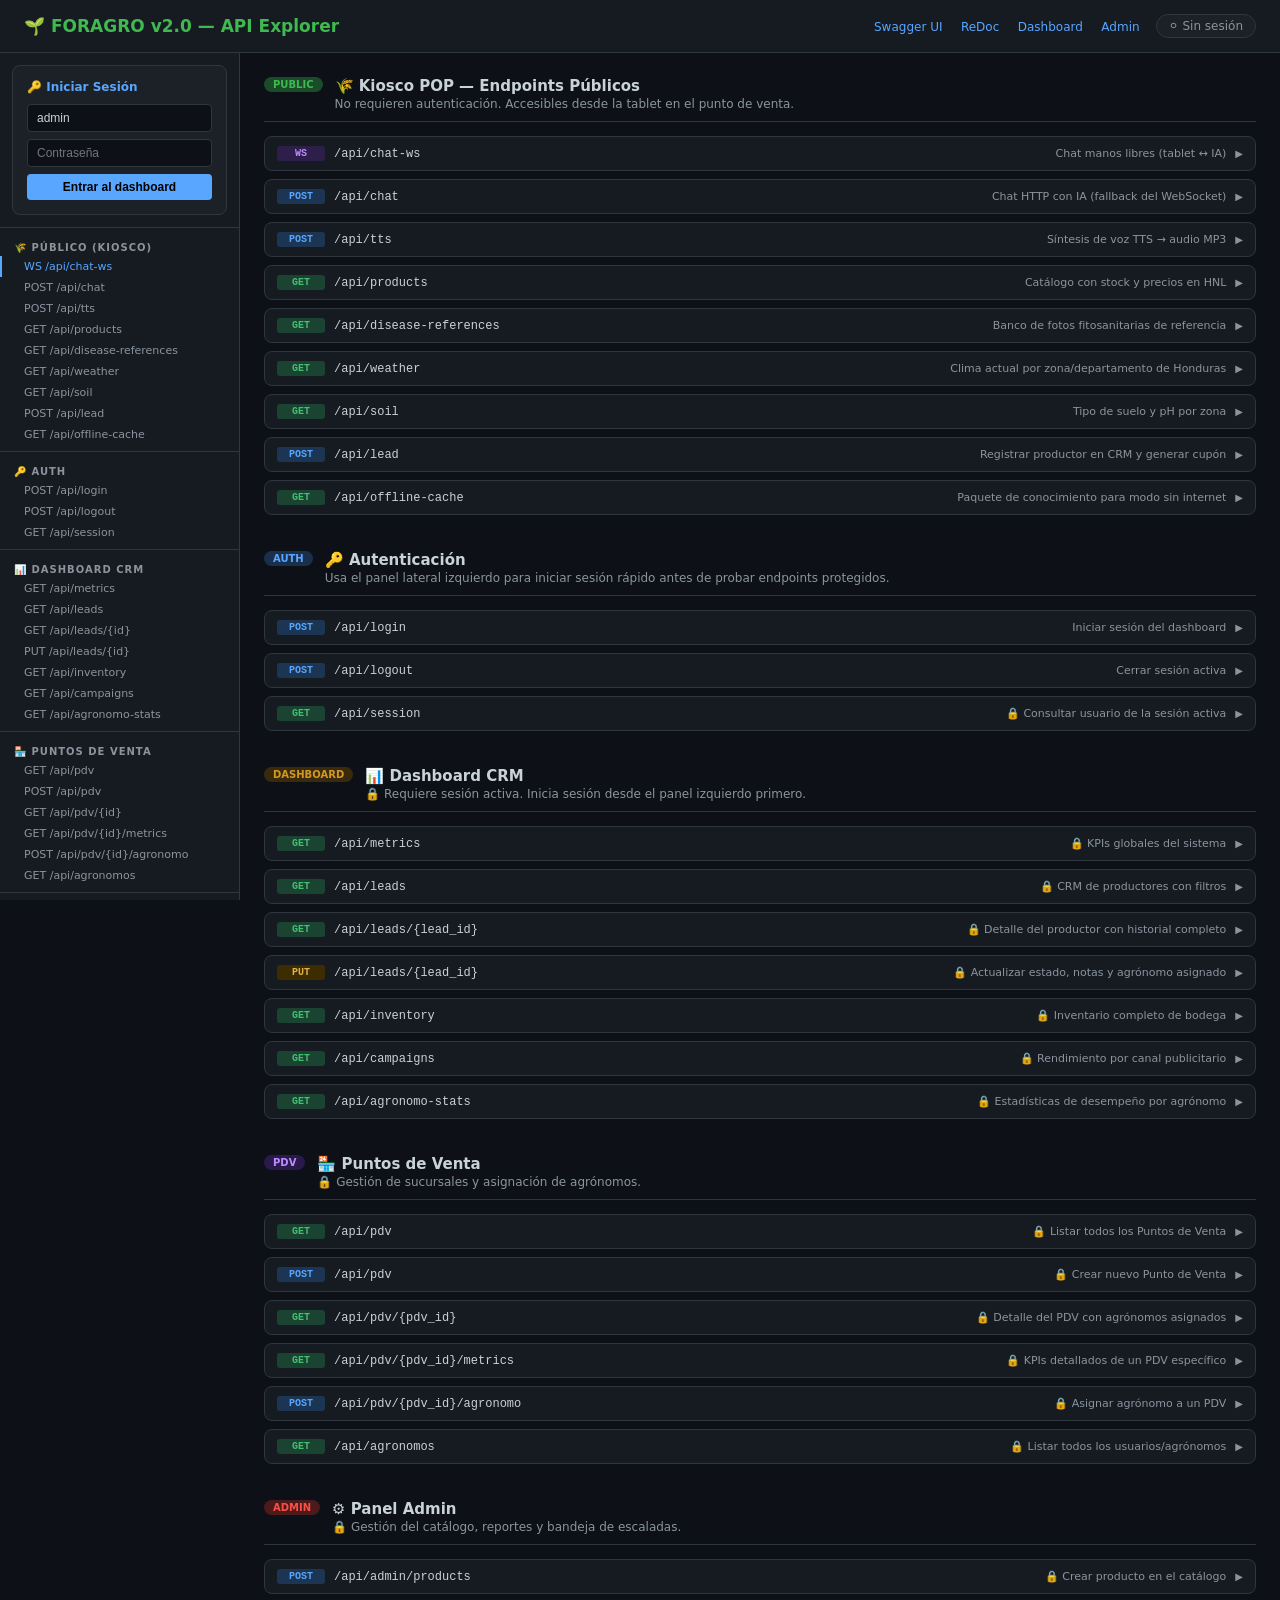
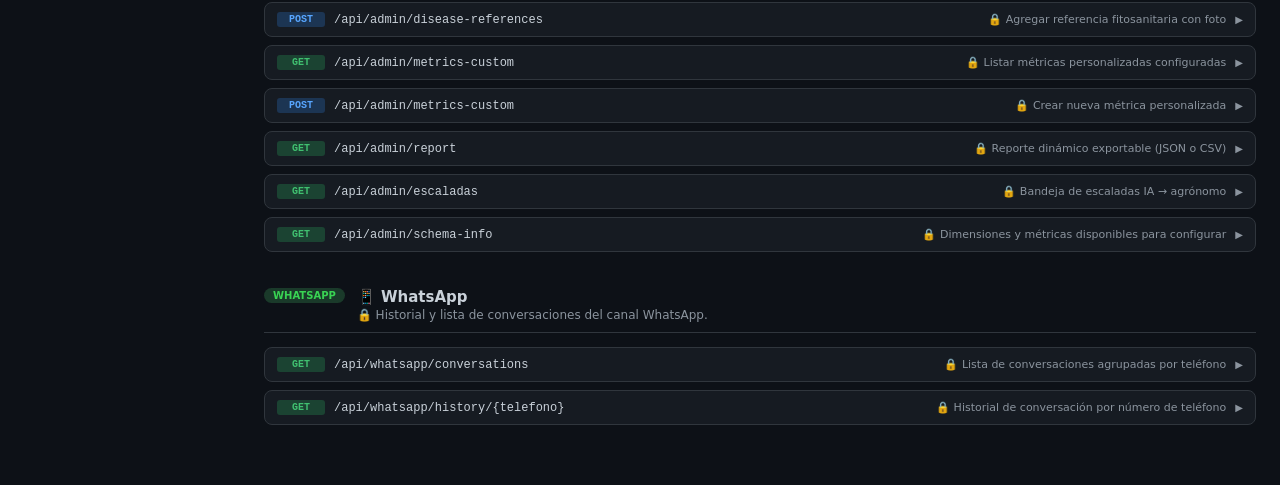
<file: admin/api-explorer.html>
<!DOCTYPE html>
<html lang="es">
<head>
  <meta charset="UTF-8" />
  <meta name="viewport" content="width=device-width, initial-scale=1.0" />
  <title>FORAGRO — API Explorer</title>
  <link rel="icon" href="data:image/svg+xml,<svg xmlns='http://www.w3.org/2000/svg' viewBox='0 0 100 100'><text y='.9em' font-size='90'>🌱</text></svg>" />
  <style>
    :root {
      --bg: #0d1117; --surface: #161b22; --surface2: #1c2128; --border: #30363d;
      --text: #c9d1d9; --text-dim: #8b949e;
      --green: #3fb950; --blue: #58a6ff; --orange: #d29922; --red: #f85149;
      --purple: #bc8cff; --cyan: #39d353;
      --tag-public-bg: #1a4c2a; --tag-public-t: #3fb950;
      --tag-auth-bg: #1a2f4c; --tag-auth-t: #58a6ff;
      --tag-dash-bg: #3a2a0d; --tag-dash-t: #d29922;
      --tag-pdv-bg: #2a1a4c; --tag-pdv-t: #bc8cff;
      --tag-admin-bg: #4c1a1a; --tag-admin-t: #f85149;
      --tag-wa-bg: #1a3a2a; --tag-wa-t: #39d353;
    }
    * { box-sizing: border-box; margin: 0; padding: 0; }
    body { background: var(--bg); color: var(--text); font-family: 'Segoe UI', system-ui, sans-serif; font-size: 14px; }
    code { font-family: monospace; background: var(--surface2); padding: 1px 5px; border-radius: 3px; font-size: 12px; }

    header { background: var(--surface); border-bottom: 1px solid var(--border); padding: 14px 24px; display: flex; align-items: center; gap: 16px; position: sticky; top: 0; z-index: 100; }
    header h1 { font-size: 17px; font-weight: 700; color: var(--green); flex: 1; }
    .hlinks a { color: var(--blue); text-decoration: none; margin-left: 14px; font-size: 12px; }
    .hlinks a:hover { text-decoration: underline; }
    #login-status { font-size: 12px; padding: 4px 12px; border-radius: 20px; background: var(--surface2); border: 1px solid var(--border); color: var(--text-dim); white-space: nowrap; }
    #login-status.logged { background: var(--tag-public-bg); border-color: var(--tag-public-t); color: var(--tag-public-t); }

    .layout { display: grid; grid-template-columns: 240px 1fr; min-height: calc(100vh - 53px); }

    nav { background: var(--surface); border-right: 1px solid var(--border); overflow-y: auto; position: sticky; top: 53px; height: calc(100vh - 53px); }
    #login-panel { margin: 12px; padding: 14px; background: var(--surface2); border: 1px solid var(--border); border-radius: 8px; }
    #login-panel h3 { font-size: 12px; margin-bottom: 10px; color: var(--blue); font-weight: 600; }
    #login-panel input { width: 100%; padding: 6px 9px; margin-bottom: 7px; background: var(--bg); border: 1px solid var(--border); border-radius: 4px; color: var(--text); font-size: 12px; }
    #login-panel button { width: 100%; padding: 6px; background: var(--blue); color: #000; border: none; border-radius: 4px; cursor: pointer; font-weight: 700; font-size: 12px; }
    #login-panel button:hover { opacity: 0.85; }
    nav .sep { margin: 6px 0; border-top: 1px solid var(--border); }
    nav .grp { padding: 8px 14px 3px; font-size: 10px; font-weight: 700; text-transform: uppercase; letter-spacing: 1px; color: var(--text-dim); }
    nav a { display: block; padding: 4px 14px 4px 22px; color: var(--text-dim); text-decoration: none; font-size: 11px; border-left: 2px solid transparent; overflow: hidden; text-overflow: ellipsis; white-space: nowrap; }
    nav a:hover { color: var(--text); background: var(--surface2); }
    nav a.active { color: var(--blue); border-left-color: var(--blue); }

    main { padding: 24px; }
    .section { margin-bottom: 36px; scroll-margin-top: 70px; }
    .sec-hdr { display: flex; align-items: flex-start; gap: 12px; margin-bottom: 14px; padding-bottom: 10px; border-bottom: 1px solid var(--border); }
    .sec-hdr h2 { font-size: 15px; font-weight: 700; }
    .sec-desc { font-size: 12px; color: var(--text-dim); margin-top: 2px; }

    .tag { padding: 2px 9px; border-radius: 12px; font-size: 10px; font-weight: 700; white-space: nowrap; }
    .tag-public { background: var(--tag-public-bg); color: var(--tag-public-t); }
    .tag-auth   { background: var(--tag-auth-bg);   color: var(--tag-auth-t); }
    .tag-dash   { background: var(--tag-dash-bg);   color: var(--tag-dash-t); }
    .tag-pdv    { background: var(--tag-pdv-bg);    color: var(--tag-pdv-t); }
    .tag-admin  { background: var(--tag-admin-bg);  color: var(--tag-admin-t); }
    .tag-wa     { background: var(--tag-wa-bg);     color: var(--tag-wa-t); }

    .ep { background: var(--surface); border: 1px solid var(--border); border-radius: 8px; margin-bottom: 8px; overflow: hidden; }
    .ep-hdr { display: flex; align-items: center; gap: 9px; padding: 9px 12px; cursor: pointer; user-select: none; }
    .ep-hdr:hover { background: var(--surface2); }
    .mtd { padding: 2px 8px; border-radius: 3px; font-size: 10px; font-weight: 700; font-family: monospace; min-width: 48px; text-align: center; }
    .GET    { background: #1b4332; color: #40c070; }
    .POST   { background: #1c3553; color: #58a6ff; }
    .PUT    { background: #3d2c00; color: #e3b341; }
    .DELETE { background: #4a1414; color: #f85149; }
    .WS     { background: #2d1f4a; color: #bc8cff; }
    .ep-path { font-family: monospace; font-size: 12px; flex: 1; }
    .ep-desc { font-size: 11px; color: var(--text-dim); }
    .ep-chev { color: var(--text-dim); font-size: 10px; transition: transform 0.15s; }
    .ep-chev.open { transform: rotate(90deg); }

    .ep-body { border-top: 1px solid var(--border); padding: 14px; display: none; }
    .ep-body.open { display: block; }
    .ep-body label { display: block; font-size: 11px; color: var(--text-dim); margin: 9px 0 4px; }
    .ep-body label:first-child { margin-top: 0; }
    .ep-body input, .ep-body textarea, .ep-body select {
      width: 100%; padding: 6px 9px; background: var(--bg); border: 1px solid var(--border);
      border-radius: 4px; color: var(--text); font-size: 12px; font-family: monospace;
    }
    .ep-body textarea { resize: vertical; min-height: 80px; }
    .frow { display: grid; grid-template-columns: 1fr 1fr; gap: 10px; }
    .actions { display: flex; gap: 8px; margin-top: 12px; align-items: center; }
    .btn-run { padding: 6px 16px; background: var(--green); color: #000; border: none; border-radius: 4px; cursor: pointer; font-weight: 700; font-size: 12px; }
    .btn-run:hover { opacity: 0.85; }
    .btn-clr { padding: 6px 12px; background: transparent; color: var(--text-dim); border: 1px solid var(--border); border-radius: 4px; cursor: pointer; font-size: 12px; }
    .btn-clr:hover { color: var(--text); }
    .timer { font-size: 11px; color: var(--text-dim); margin-left: auto; }
    .res-box { margin-top: 12px; }
    .res-status { font-size: 12px; font-weight: 700; margin-bottom: 5px; }
    .res-ok { color: var(--green); } .res-err { color: var(--red); }
    .res-box pre { background: var(--bg); border: 1px solid var(--border); border-radius: 4px; padding: 10px; overflow: auto; max-height: 300px; font-size: 11px; line-height: 1.5; white-space: pre-wrap; word-break: break-all; }
    .note { font-size: 11px; color: var(--orange); padding: 8px 10px; background: rgba(210,153,34,0.08); border-radius: 4px; border-left: 3px solid var(--orange); line-height: 1.6; }
  </style>
</head>
<body>

<header>
  <h1>🌱 FORAGRO v2.0 — API Explorer</h1>
  <div class="hlinks">
    <a href="/docs" target="_blank">Swagger UI</a>
    <a href="/redoc" target="_blank">ReDoc</a>
    <a href="/dashboard/" target="_blank">Dashboard</a>
    <a href="/admin-panel/" target="_blank">Admin</a>
  </div>
  <span id="login-status">⚪ Sin sesión</span>
</header>

<div class="layout">
<nav>
  <div id="login-panel">
    <h3>🔑 Iniciar Sesión</h3>
    <input id="lp-user" type="text" placeholder="Usuario" value="admin" />
    <input id="lp-pass" type="password" placeholder="Contraseña" />
    <button onclick="doLogin()">Entrar al dashboard</button>
  </div>
  <div class="sep"></div>
  <div class="grp">🌾 Público (Kiosco)</div>
  <a href="#s-public">WS /api/chat-ws</a>
  <a href="#ep-chat">POST /api/chat</a>
  <a href="#ep-tts">POST /api/tts</a>
  <a href="#ep-products">GET /api/products</a>
  <a href="#ep-disease">GET /api/disease-references</a>
  <a href="#ep-weather">GET /api/weather</a>
  <a href="#ep-soil">GET /api/soil</a>
  <a href="#ep-lead">POST /api/lead</a>
  <a href="#ep-offline">GET /api/offline-cache</a>
  <div class="sep"></div>
  <div class="grp">🔑 Auth</div>
  <a href="#ep-login">POST /api/login</a>
  <a href="#ep-logout">POST /api/logout</a>
  <a href="#ep-session">GET /api/session</a>
  <div class="sep"></div>
  <div class="grp">📊 Dashboard CRM</div>
  <a href="#ep-metrics">GET /api/metrics</a>
  <a href="#ep-leads">GET /api/leads</a>
  <a href="#ep-lead-detail">GET /api/leads/{id}</a>
  <a href="#ep-lead-update">PUT /api/leads/{id}</a>
  <a href="#ep-inventory">GET /api/inventory</a>
  <a href="#ep-campaigns">GET /api/campaigns</a>
  <a href="#ep-agronomo-stats">GET /api/agronomo-stats</a>
  <div class="sep"></div>
  <div class="grp">🏪 Puntos de Venta</div>
  <a href="#ep-pdv-list">GET /api/pdv</a>
  <a href="#ep-pdv-create">POST /api/pdv</a>
  <a href="#ep-pdv-detail">GET /api/pdv/{id}</a>
  <a href="#ep-pdv-metrics">GET /api/pdv/{id}/metrics</a>
  <a href="#ep-pdv-assign">POST /api/pdv/{id}/agronomo</a>
  <a href="#ep-agronomos">GET /api/agronomos</a>
  <div class="sep"></div>
  <div class="grp">⚙️ Admin</div>
  <a href="#ep-admin-prod">POST /api/admin/products</a>
  <a href="#ep-admin-disease">POST /api/admin/disease-references</a>
  <a href="#ep-admin-metrics">GET /api/admin/metrics-custom</a>
  <a href="#ep-admin-metric-c">POST /api/admin/metrics-custom</a>
  <a href="#ep-admin-report">GET /api/admin/report</a>
  <a href="#ep-admin-escaladas">GET /api/admin/escaladas</a>
  <a href="#ep-admin-schema">GET /api/admin/schema-info</a>
  <div class="sep"></div>
  <div class="grp">📱 WhatsApp</div>
  <a href="#ep-wa-convs">GET /api/whatsapp/conversations</a>
  <a href="#ep-wa-history">GET /api/whatsapp/history/{tel}</a>
</nav>

<main>

<!-- ═══ PUBLIC ═══════════════════════════════════════════════════════════ -->
<div class="section" id="s-public">
  <div class="sec-hdr">
    <span class="tag tag-public">PUBLIC</span>
    <div><h2>🌾 Kiosco POP — Endpoints Públicos</h2>
    <div class="sec-desc">No requieren autenticación. Accesibles desde la tablet en el punto de venta.</div></div>
  </div>

  <div class="ep"><div class="ep-hdr" onclick="tog(this)">
    <span class="mtd WS">WS</span><span class="ep-path">/api/chat-ws</span>
    <span class="ep-desc">Chat manos libres (tablet ↔ IA)</span><span class="ep-chev">▶</span></div>
    <div class="ep-body"><div class="note">WebSocket permanente — Conecta con: <code>ws://localhost:8000/api/chat-ws</code><br>
    Protocolo: 1) envía <code>{"type":"init","pdv":"PRINCIPAL"}</code> → espera <code>{"type":"ready"}</code><br>
    2) envía <code>{"type":"message","message":"Hola","cultivo":"Café","zona":"Francisco Morazán"}</code><br>
    3) recibes <code>{"type":"response","reply":"...","audio":"&lt;base64 mp3&gt;","ui_actions":[...]}</code></div></div>
  </div>

  <div class="ep" id="ep-chat"><div class="ep-hdr" onclick="tog(this)">
    <span class="mtd POST">POST</span><span class="ep-path">/api/chat</span>
    <span class="ep-desc">Chat HTTP con IA (fallback del WebSocket)</span><span class="ep-chev">▶</span></div>
    <div class="ep-body">
      <label>Body JSON</label>
      <textarea id="b-chat">{"message":"Tengo problemas de Roya en mi cafetal, ¿qué me recomiendas?","cultivo":"Café","zona":"Francisco Morazán","punto_venta_id":"PRINCIPAL","context":[]}</textarea>
      <div class="actions"><button class="btn-run" onclick="rJson('POST','/api/chat','b-chat','r-chat','t-chat')">▶ Ejecutar</button><button class="btn-clr" onclick="clr('r-chat')">Limpiar</button><span class="timer" id="t-chat"></span></div>
      <div class="res-box" id="r-chat"></div>
    </div>
  </div>

  <div class="ep" id="ep-tts"><div class="ep-hdr" onclick="tog(this)">
    <span class="mtd POST">POST</span><span class="ep-path">/api/tts</span>
    <span class="ep-desc">Síntesis de voz TTS → audio MP3</span><span class="ep-chev">▶</span></div>
    <div class="ep-body">
      <label>Body JSON</label>
      <textarea id="b-tts" rows="3">{"text":"Buenos días productor, bienvenido a FORAGRO.","voice":"onyx"}</textarea>
      <div class="actions"><button class="btn-run" onclick="rTts('b-tts','r-tts','t-tts')">▶ Ejecutar + Reproducir</button><span class="timer" id="t-tts"></span></div>
      <div class="res-box" id="r-tts"></div>
    </div>
  </div>

  <div class="ep" id="ep-products"><div class="ep-hdr" onclick="tog(this)">
    <span class="mtd GET">GET</span><span class="ep-path">/api/products</span>
    <span class="ep-desc">Catálogo con stock y precios en HNL</span><span class="ep-chev">▶</span></div>
    <div class="ep-body">
      <div class="frow">
        <div><label>cultivo (opcional)</label>
        <select id="q-prod-cultivo"><option value="">— Todos —</option><option>Café</option><option>Maíz</option><option>Frijol</option><option>Plátano</option><option>Tomate</option><option>Papa</option></select></div>
        <div><label>categoria (opcional)</label>
        <select id="q-prod-cat"><option value="">— Todas —</option><option>Fungicida</option><option>Insecticida</option><option>Fertilizante Foliar</option><option>Bioestimulante</option><option>Biológico</option></select></div>
      </div>
      <div class="actions"><button class="btn-run" onclick="rGet('/api/products',{cultivo:g('q-prod-cultivo'),categoria:g('q-prod-cat')},'r-products','t-products')">▶ Ejecutar</button><button class="btn-clr" onclick="clr('r-products')">Limpiar</button><span class="timer" id="t-products"></span></div>
      <div class="res-box" id="r-products"></div>
    </div>
  </div>

  <div class="ep" id="ep-disease"><div class="ep-hdr" onclick="tog(this)">
    <span class="mtd GET">GET</span><span class="ep-path">/api/disease-references</span>
    <span class="ep-desc">Banco de fotos fitosanitarias de referencia</span><span class="ep-chev">▶</span></div>
    <div class="ep-body">
      <label>cultivo (opcional)</label>
      <select id="q-disease-cultivo"><option value="">— Todos —</option><option>Café</option><option>Maíz</option><option>Frijol</option><option>Plátano</option></select>
      <div class="actions"><button class="btn-run" onclick="rGet('/api/disease-references',{cultivo:g('q-disease-cultivo')},'r-disease','t-disease')">▶ Ejecutar</button><span class="timer" id="t-disease"></span></div>
      <div class="res-box" id="r-disease"></div>
    </div>
  </div>

  <div class="ep" id="ep-weather"><div class="ep-hdr" onclick="tog(this)">
    <span class="mtd GET">GET</span><span class="ep-path">/api/weather</span>
    <span class="ep-desc">Clima actual por zona/departamento de Honduras</span><span class="ep-chev">▶</span></div>
    <div class="ep-body">
      <label>zona</label>
      <select id="q-weather-zona"><option>Francisco Morazán</option><option>Comayagua</option><option>Santa Bárbara</option><option>Cortés</option><option>Olancho</option><option>Copán</option><option>Lempira</option></select>
      <div class="actions"><button class="btn-run" onclick="rGet('/api/weather',{zona:g('q-weather-zona')},'r-weather','t-weather')">▶ Ejecutar</button><span class="timer" id="t-weather"></span></div>
      <div class="res-box" id="r-weather"></div>
    </div>
  </div>

  <div class="ep" id="ep-soil"><div class="ep-hdr" onclick="tog(this)">
    <span class="mtd GET">GET</span><span class="ep-path">/api/soil</span>
    <span class="ep-desc">Tipo de suelo y pH por zona</span><span class="ep-chev">▶</span></div>
    <div class="ep-body">
      <label>zona</label>
      <select id="q-soil-zona"><option>Francisco Morazán</option><option>Comayagua</option><option>Santa Bárbara</option><option>Olancho</option></select>
      <div class="actions"><button class="btn-run" onclick="rGet('/api/soil',{zona:g('q-soil-zona')},'r-soil','t-soil')">▶ Ejecutar</button><span class="timer" id="t-soil"></span></div>
      <div class="res-box" id="r-soil"></div>
    </div>
  </div>

  <div class="ep" id="ep-lead"><div class="ep-hdr" onclick="tog(this)">
    <span class="mtd POST">POST</span><span class="ep-path">/api/lead</span>
    <span class="ep-desc">Registrar productor en CRM y generar cupón</span><span class="ep-chev">▶</span></div>
    <div class="ep-body">
      <label>Body JSON</label>
      <textarea id="b-lead" rows="10">{
  "cultivo": "Café",
  "zona": "Francisco Morazán",
  "manzanas": "5",
  "fecha_siembra": "2025-09",
  "problema": "Roya",
  "historial": "Primer año con el problema",
  "canal": "Punto de venta",
  "telefono": "99999999",
  "nombre_productor": "Juan Pérez",
  "punto_venta_id": "PRINCIPAL"
}</textarea>
      <div class="actions"><button class="btn-run" onclick="rJson('POST','/api/lead','b-lead','r-lead','t-lead')">▶ Ejecutar</button><button class="btn-clr" onclick="clr('r-lead')">Limpiar</button><span class="timer" id="t-lead"></span></div>
      <div class="res-box" id="r-lead"></div>
    </div>
  </div>

  <div class="ep" id="ep-offline"><div class="ep-hdr" onclick="tog(this)">
    <span class="mtd GET">GET</span><span class="ep-path">/api/offline-cache</span>
    <span class="ep-desc">Paquete de conocimiento para modo sin internet</span><span class="ep-chev">▶</span></div>
    <div class="ep-body">
      <div class="actions"><button class="btn-run" onclick="rGet('/api/offline-cache',{},'r-offline','t-offline')">▶ Ejecutar</button><span class="timer" id="t-offline"></span></div>
      <div class="res-box" id="r-offline"></div>
    </div>
  </div>
</div>

<!-- ═══ AUTH ══════════════════════════════════════════════════════════════ -->
<div class="section" id="s-auth">
  <div class="sec-hdr">
    <span class="tag tag-auth">AUTH</span>
    <div><h2>🔑 Autenticación</h2>
    <div class="sec-desc">Usa el panel lateral izquierdo para iniciar sesión rápido antes de probar endpoints protegidos.</div></div>
  </div>

  <div class="ep" id="ep-login"><div class="ep-hdr" onclick="tog(this)">
    <span class="mtd POST">POST</span><span class="ep-path">/api/login</span>
    <span class="ep-desc">Iniciar sesión del dashboard</span><span class="ep-chev">▶</span></div>
    <div class="ep-body">
      <label>Body JSON</label>
      <textarea id="b-login" rows="3">{"username":"admin","password":"tu_contraseña"}</textarea>
      <div class="actions"><button class="btn-run" onclick="rJson('POST','/api/login','b-login','r-login','t-login')">▶ Ejecutar</button><span class="timer" id="t-login"></span></div>
      <div class="res-box" id="r-login"></div>
    </div>
  </div>

  <div class="ep" id="ep-logout"><div class="ep-hdr" onclick="tog(this)">
    <span class="mtd POST">POST</span><span class="ep-path">/api/logout</span>
    <span class="ep-desc">Cerrar sesión activa</span><span class="ep-chev">▶</span></div>
    <div class="ep-body">
      <div class="actions"><button class="btn-run" onclick="rGet('/api/logout',{},'r-logout','t-logout','POST')">▶ Ejecutar</button><span class="timer" id="t-logout"></span></div>
      <div class="res-box" id="r-logout"></div>
    </div>
  </div>

  <div class="ep" id="ep-session"><div class="ep-hdr" onclick="tog(this)">
    <span class="mtd GET">GET</span><span class="ep-path">/api/session</span>
    <span class="ep-desc">🔒 Consultar usuario de la sesión activa</span><span class="ep-chev">▶</span></div>
    <div class="ep-body">
      <div class="actions"><button class="btn-run" onclick="rGet('/api/session',{},'r-session','t-session')">▶ Ejecutar</button><span class="timer" id="t-session"></span></div>
      <div class="res-box" id="r-session"></div>
    </div>
  </div>
</div>

<!-- ═══ DASHBOARD ═════════════════════════════════════════════════════════ -->
<div class="section" id="s-dashboard">
  <div class="sec-hdr">
    <span class="tag tag-dash">DASHBOARD</span>
    <div><h2>📊 Dashboard CRM</h2>
    <div class="sec-desc">🔒 Requiere sesión activa. Inicia sesión desde el panel izquierdo primero.</div></div>
  </div>

  <div class="ep" id="ep-metrics"><div class="ep-hdr" onclick="tog(this)">
    <span class="mtd GET">GET</span><span class="ep-path">/api/metrics</span>
    <span class="ep-desc">🔒 KPIs globales del sistema</span><span class="ep-chev">▶</span></div>
    <div class="ep-body">
      <label>pdv_id (opcional)</label><input id="q-metrics-pdv" type="number" placeholder="ej: 1" />
      <div class="actions"><button class="btn-run" onclick="rGet('/api/metrics',{pdv_id:g('q-metrics-pdv')},'r-metrics','t-metrics')">▶ Ejecutar</button><button class="btn-clr" onclick="clr('r-metrics')">Limpiar</button><span class="timer" id="t-metrics"></span></div>
      <div class="res-box" id="r-metrics"></div>
    </div>
  </div>

  <div class="ep" id="ep-leads"><div class="ep-hdr" onclick="tog(this)">
    <span class="mtd GET">GET</span><span class="ep-path">/api/leads</span>
    <span class="ep-desc">🔒 CRM de productores con filtros</span><span class="ep-chev">▶</span></div>
    <div class="ep-body">
      <div class="frow">
        <div><label>search</label><input id="q-leads-s" placeholder="teléfono, nombre..." /></div>
        <div><label>cultivo</label><select id="q-leads-c"><option value="">— Todos —</option><option>Café</option><option>Maíz</option><option>Frijol</option><option>Tomate</option></select></div>
      </div>
      <div class="frow">
        <div><label>estado</label><select id="q-leads-e"><option value="">— Todos —</option><option>Nuevo</option><option>Contactado</option><option>Visita Técnica Agendada</option><option>Venta Cerrada</option></select></div>
        <div><label>limit</label><input id="q-leads-l" type="number" value="10" /></div>
      </div>
      <div class="actions"><button class="btn-run" onclick="rGet('/api/leads',{search:g('q-leads-s'),cultivo:g('q-leads-c'),estado:g('q-leads-e'),limit:g('q-leads-l')},'r-leads','t-leads')">▶ Ejecutar</button><button class="btn-clr" onclick="clr('r-leads')">Limpiar</button><span class="timer" id="t-leads"></span></div>
      <div class="res-box" id="r-leads"></div>
    </div>
  </div>

  <div class="ep" id="ep-lead-detail"><div class="ep-hdr" onclick="tog(this)">
    <span class="mtd GET">GET</span><span class="ep-path">/api/leads/{lead_id}</span>
    <span class="ep-desc">🔒 Detalle del productor con historial completo</span><span class="ep-chev">▶</span></div>
    <div class="ep-body">
      <label>lead_id</label><input id="q-lead-id" type="number" placeholder="ej: 1" />
      <div class="actions"><button class="btn-run" onclick="rGet('/api/leads/'+g('q-lead-id'),{},'r-lead-detail','t-lead-detail')">▶ Ejecutar</button><span class="timer" id="t-lead-detail"></span></div>
      <div class="res-box" id="r-lead-detail"></div>
    </div>
  </div>

  <div class="ep" id="ep-lead-update"><div class="ep-hdr" onclick="tog(this)">
    <span class="mtd PUT">PUT</span><span class="ep-path">/api/leads/{lead_id}</span>
    <span class="ep-desc">🔒 Actualizar estado, notas y agrónomo asignado</span><span class="ep-chev">▶</span></div>
    <div class="ep-body">
      <label>lead_id</label><input id="q-lead-upd-id" type="number" placeholder="ej: 1" />
      <label>Body JSON</label>
      <textarea id="b-lead-upd" rows="5">{"estado_seguimiento":"Contactado","notas_seguimiento":"Llamada realizada, interesado en visita técnica.","agronomo_asignado":"Ing. Carlos López"}</textarea>
      <div class="actions"><button class="btn-run" onclick="rJson('PUT','/api/leads/'+g('q-lead-upd-id'),'b-lead-upd','r-lead-upd','t-lead-upd')">▶ Ejecutar</button><span class="timer" id="t-lead-upd"></span></div>
      <div class="res-box" id="r-lead-upd"></div>
    </div>
  </div>

  <div class="ep" id="ep-inventory"><div class="ep-hdr" onclick="tog(this)">
    <span class="mtd GET">GET</span><span class="ep-path">/api/inventory</span>
    <span class="ep-desc">🔒 Inventario completo de bodega</span><span class="ep-chev">▶</span></div>
    <div class="ep-body">
      <div class="actions"><button class="btn-run" onclick="rGet('/api/inventory',{},'r-inventory','t-inventory')">▶ Ejecutar</button><span class="timer" id="t-inventory"></span></div>
      <div class="res-box" id="r-inventory"></div>
    </div>
  </div>

  <div class="ep" id="ep-campaigns"><div class="ep-hdr" onclick="tog(this)">
    <span class="mtd GET">GET</span><span class="ep-path">/api/campaigns</span>
    <span class="ep-desc">🔒 Rendimiento por canal publicitario</span><span class="ep-chev">▶</span></div>
    <div class="ep-body">
      <div class="actions"><button class="btn-run" onclick="rGet('/api/campaigns',{},'r-campaigns','t-campaigns')">▶ Ejecutar</button><span class="timer" id="t-campaigns"></span></div>
      <div class="res-box" id="r-campaigns"></div>
    </div>
  </div>

  <div class="ep" id="ep-agronomo-stats"><div class="ep-hdr" onclick="tog(this)">
    <span class="mtd GET">GET</span><span class="ep-path">/api/agronomo-stats</span>
    <span class="ep-desc">🔒 Estadísticas de desempeño por agrónomo</span><span class="ep-chev">▶</span></div>
    <div class="ep-body">
      <div class="actions"><button class="btn-run" onclick="rGet('/api/agronomo-stats',{},'r-agro-stats','t-agro-stats')">▶ Ejecutar</button><span class="timer" id="t-agro-stats"></span></div>
      <div class="res-box" id="r-agro-stats"></div>
    </div>
  </div>
</div>

<!-- ═══ PDV ═══════════════════════════════════════════════════════════════ -->
<div class="section" id="s-pdv">
  <div class="sec-hdr">
    <span class="tag tag-pdv">PDV</span>
    <div><h2>🏪 Puntos de Venta</h2>
    <div class="sec-desc">🔒 Gestión de sucursales y asignación de agrónomos.</div></div>
  </div>

  <div class="ep" id="ep-pdv-list"><div class="ep-hdr" onclick="tog(this)">
    <span class="mtd GET">GET</span><span class="ep-path">/api/pdv</span>
    <span class="ep-desc">🔒 Listar todos los Puntos de Venta</span><span class="ep-chev">▶</span></div>
    <div class="ep-body">
      <div class="actions"><button class="btn-run" onclick="rGet('/api/pdv',{},'r-pdv-list','t-pdv-list')">▶ Ejecutar</button><span class="timer" id="t-pdv-list"></span></div>
      <div class="res-box" id="r-pdv-list"></div>
    </div>
  </div>

  <div class="ep" id="ep-pdv-create"><div class="ep-hdr" onclick="tog(this)">
    <span class="mtd POST">POST</span><span class="ep-path">/api/pdv</span>
    <span class="ep-desc">🔒 Crear nuevo Punto de Venta</span><span class="ep-chev">▶</span></div>
    <div class="ep-body">
      <label>Body JSON</label>
      <textarea id="b-pdv-create" rows="7">{
  "codigo": "TEGUCIGALPA_01",
  "nombre": "FORAGRO Tegucigalpa Centro",
  "municipio": "Tegucigalpa",
  "departamento": "Francisco Morazán",
  "direccion": "Blvd. Morazán, Local 15",
  "telefono": "2222-3333"
}</textarea>
      <div class="actions"><button class="btn-run" onclick="rJson('POST','/api/pdv','b-pdv-create','r-pdv-create','t-pdv-create')">▶ Ejecutar</button><span class="timer" id="t-pdv-create"></span></div>
      <div class="res-box" id="r-pdv-create"></div>
    </div>
  </div>

  <div class="ep" id="ep-pdv-detail"><div class="ep-hdr" onclick="tog(this)">
    <span class="mtd GET">GET</span><span class="ep-path">/api/pdv/{pdv_id}</span>
    <span class="ep-desc">🔒 Detalle del PDV con agrónomos asignados</span><span class="ep-chev">▶</span></div>
    <div class="ep-body">
      <label>pdv_id</label><input id="q-pdv-did" type="number" placeholder="ej: 1" />
      <div class="actions"><button class="btn-run" onclick="rGet('/api/pdv/'+g('q-pdv-did'),{},'r-pdv-detail','t-pdv-detail')">▶ Ejecutar</button><span class="timer" id="t-pdv-detail"></span></div>
      <div class="res-box" id="r-pdv-detail"></div>
    </div>
  </div>

  <div class="ep" id="ep-pdv-metrics"><div class="ep-hdr" onclick="tog(this)">
    <span class="mtd GET">GET</span><span class="ep-path">/api/pdv/{pdv_id}/metrics</span>
    <span class="ep-desc">🔒 KPIs detallados de un PDV específico</span><span class="ep-chev">▶</span></div>
    <div class="ep-body">
      <label>pdv_id</label><input id="q-pdv-mid" type="number" placeholder="ej: 1" />
      <div class="actions"><button class="btn-run" onclick="rGet('/api/pdv/'+g('q-pdv-mid')+'/metrics',{},'r-pdv-metrics','t-pdv-metrics')">▶ Ejecutar</button><span class="timer" id="t-pdv-metrics"></span></div>
      <div class="res-box" id="r-pdv-metrics"></div>
    </div>
  </div>

  <div class="ep" id="ep-pdv-assign"><div class="ep-hdr" onclick="tog(this)">
    <span class="mtd POST">POST</span><span class="ep-path">/api/pdv/{pdv_id}/agronomo</span>
    <span class="ep-desc">🔒 Asignar agrónomo a un PDV</span><span class="ep-chev">▶</span></div>
    <div class="ep-body">
      <label>pdv_id</label><input id="q-pdv-aid" type="number" placeholder="ej: 1" />
      <label>Body JSON</label>
      <textarea id="b-pdv-assign" rows="3">{"user_id":1,"es_responsable":true}</textarea>
      <div class="actions"><button class="btn-run" onclick="rJson('POST','/api/pdv/'+g('q-pdv-aid')+'/agronomo','b-pdv-assign','r-pdv-assign','t-pdv-assign')">▶ Ejecutar</button><span class="timer" id="t-pdv-assign"></span></div>
      <div class="res-box" id="r-pdv-assign"></div>
    </div>
  </div>

  <div class="ep" id="ep-agronomos"><div class="ep-hdr" onclick="tog(this)">
    <span class="mtd GET">GET</span><span class="ep-path">/api/agronomos</span>
    <span class="ep-desc">🔒 Listar todos los usuarios/agrónomos</span><span class="ep-chev">▶</span></div>
    <div class="ep-body">
      <div class="actions"><button class="btn-run" onclick="rGet('/api/agronomos',{},'r-agronomos','t-agronomos')">▶ Ejecutar</button><span class="timer" id="t-agronomos"></span></div>
      <div class="res-box" id="r-agronomos"></div>
    </div>
  </div>
</div>

<!-- ═══ ADMIN ══════════════════════════════════════════════════════════════ -->
<div class="section" id="s-admin">
  <div class="sec-hdr">
    <span class="tag tag-admin">ADMIN</span>
    <div><h2>⚙️ Panel Admin</h2>
    <div class="sec-desc">🔒 Gestión del catálogo, reportes y bandeja de escaladas.</div></div>
  </div>

  <div class="ep" id="ep-admin-prod"><div class="ep-hdr" onclick="tog(this)">
    <span class="mtd POST">POST</span><span class="ep-path">/api/admin/products</span>
    <span class="ep-desc">🔒 Crear producto en el catálogo</span><span class="ep-chev">▶</span></div>
    <div class="ep-body">
      <label>Body JSON</label>
      <textarea id="b-admin-prod" rows="11">{
  "sku": "FUNG-001",
  "nombre": "Oxicloruro de Cobre 50 WP",
  "categoria": "Fungicida",
  "ingrediente_activo": "Oxicloruro de Cobre 50%",
  "cultivos": "Café,Tomate,Papa",
  "problemas": "Roya,Antracnosis,Tizón",
  "dosis": "300-400 g/100L agua",
  "precio_hnl": 180.0,
  "stock": 50,
  "unidad": "Kilogramo"
}</textarea>
      <div class="actions"><button class="btn-run" onclick="rJson('POST','/api/admin/products','b-admin-prod','r-admin-prod','t-admin-prod')">▶ Ejecutar</button><span class="timer" id="t-admin-prod"></span></div>
      <div class="res-box" id="r-admin-prod"></div>
    </div>
  </div>

  <div class="ep" id="ep-admin-disease"><div class="ep-hdr" onclick="tog(this)">
    <span class="mtd POST">POST</span><span class="ep-path">/api/admin/disease-references</span>
    <span class="ep-desc">🔒 Agregar referencia fitosanitaria con foto</span><span class="ep-chev">▶</span></div>
    <div class="ep-body">
      <label>Body JSON</label>
      <textarea id="b-admin-disease" rows="8">{
  "cultivo": "Café",
  "problema": "Hongo",
  "nombre_enfermedad": "Roya del Café",
  "nombre_cientifico": "Hemileia vastatrix",
  "descripcion_sintomas": "Manchas amarillas en haz con polvillo naranja en envés.",
  "foto_url": "https://ejemplo.com/roya_cafe.jpg",
  "productos_recomendados_ids": "1,2,3"
}</textarea>
      <div class="actions"><button class="btn-run" onclick="rJson('POST','/api/admin/disease-references','b-admin-disease','r-admin-disease','t-admin-disease')">▶ Ejecutar</button><span class="timer" id="t-admin-disease"></span></div>
      <div class="res-box" id="r-admin-disease"></div>
    </div>
  </div>

  <div class="ep" id="ep-admin-metrics"><div class="ep-hdr" onclick="tog(this)">
    <span class="mtd GET">GET</span><span class="ep-path">/api/admin/metrics-custom</span>
    <span class="ep-desc">🔒 Listar métricas personalizadas configuradas</span><span class="ep-chev">▶</span></div>
    <div class="ep-body">
      <div class="actions"><button class="btn-run" onclick="rGet('/api/admin/metrics-custom',{},'r-admin-metrics','t-admin-metrics')">▶ Ejecutar</button><span class="timer" id="t-admin-metrics"></span></div>
      <div class="res-box" id="r-admin-metrics"></div>
    </div>
  </div>

  <div class="ep" id="ep-admin-metric-c"><div class="ep-hdr" onclick="tog(this)">
    <span class="mtd POST">POST</span><span class="ep-path">/api/admin/metrics-custom</span>
    <span class="ep-desc">🔒 Crear nueva métrica personalizada</span><span class="ep-chev">▶</span></div>
    <div class="ep-body">
      <label>Body JSON</label>
      <textarea id="b-admin-metric" rows="8">{
  "nombre": "Leads por Cultivo (30 días)",
  "descripcion": "Productores atendidos por tipo de cultivo",
  "tipo_grafico": "bar",
  "dimension": "cultivo",
  "metrica": "leads",
  "filtro_fecha": "30d",
  "orden": 1
}</textarea>
      <div class="actions"><button class="btn-run" onclick="rJson('POST','/api/admin/metrics-custom','b-admin-metric','r-admin-metric-c','t-admin-metric-c')">▶ Ejecutar</button><span class="timer" id="t-admin-metric-c"></span></div>
      <div class="res-box" id="r-admin-metric-c"></div>
    </div>
  </div>

  <div class="ep" id="ep-admin-report"><div class="ep-hdr" onclick="tog(this)">
    <span class="mtd GET">GET</span><span class="ep-path">/api/admin/report</span>
    <span class="ep-desc">🔒 Reporte dinámico exportable (JSON o CSV)</span><span class="ep-chev">▶</span></div>
    <div class="ep-body">
      <div class="frow">
        <div><label>tipo</label><select id="q-report-tipo"><option>leads</option><option>products</option><option>escaladas</option><option>whatsapp</option></select></div>
        <div><label>formato</label><select id="q-report-fmt"><option>json</option><option>csv</option></select></div>
      </div>
      <label>dias</label><input id="q-report-dias" type="number" value="30" />
      <div class="actions"><button class="btn-run" onclick="rGet('/api/admin/report',{tipo:g('q-report-tipo'),formato:g('q-report-fmt'),dias:g('q-report-dias')},'r-report','t-report')">▶ Ejecutar</button><span class="timer" id="t-report"></span></div>
      <div class="res-box" id="r-report"></div>
    </div>
  </div>

  <div class="ep" id="ep-admin-escaladas"><div class="ep-hdr" onclick="tog(this)">
    <span class="mtd GET">GET</span><span class="ep-path">/api/admin/escaladas</span>
    <span class="ep-desc">🔒 Bandeja de escaladas IA → agrónomo</span><span class="ep-chev">▶</span></div>
    <div class="ep-body">
      <label>estado (opcional)</label>
      <select id="q-esc-estado"><option value="">— Todos —</option><option value="pendiente">pendiente</option><option value="respondida">respondida</option><option value="ignorada">ignorada</option></select>
      <div class="actions"><button class="btn-run" onclick="rGet('/api/admin/escaladas',{estado:g('q-esc-estado')},'r-escaladas','t-escaladas')">▶ Ejecutar</button><span class="timer" id="t-escaladas"></span></div>
      <div class="res-box" id="r-escaladas"></div>
    </div>
  </div>

  <div class="ep" id="ep-admin-schema"><div class="ep-hdr" onclick="tog(this)">
    <span class="mtd GET">GET</span><span class="ep-path">/api/admin/schema-info</span>
    <span class="ep-desc">🔒 Dimensiones y métricas disponibles para configurar</span><span class="ep-chev">▶</span></div>
    <div class="ep-body">
      <div class="actions"><button class="btn-run" onclick="rGet('/api/admin/schema-info',{},'r-schema','t-schema')">▶ Ejecutar</button><span class="timer" id="t-schema"></span></div>
      <div class="res-box" id="r-schema"></div>
    </div>
  </div>
</div>

<!-- ═══ WHATSAPP ═══════════════════════════════════════════════════════════ -->
<div class="section" id="s-whatsapp">
  <div class="sec-hdr">
    <span class="tag tag-wa">WHATSAPP</span>
    <div><h2>📱 WhatsApp</h2>
    <div class="sec-desc">🔒 Historial y lista de conversaciones del canal WhatsApp.</div></div>
  </div>

  <div class="ep" id="ep-wa-convs"><div class="ep-hdr" onclick="tog(this)">
    <span class="mtd GET">GET</span><span class="ep-path">/api/whatsapp/conversations</span>
    <span class="ep-desc">🔒 Lista de conversaciones agrupadas por teléfono</span><span class="ep-chev">▶</span></div>
    <div class="ep-body">
      <div class="actions"><button class="btn-run" onclick="rGet('/api/whatsapp/conversations',{},'r-wa-convs','t-wa-convs')">▶ Ejecutar</button><span class="timer" id="t-wa-convs"></span></div>
      <div class="res-box" id="r-wa-convs"></div>
    </div>
  </div>

  <div class="ep" id="ep-wa-history"><div class="ep-hdr" onclick="tog(this)">
    <span class="mtd GET">GET</span><span class="ep-path">/api/whatsapp/history/{telefono}</span>
    <span class="ep-desc">🔒 Historial de conversación por número de teléfono</span><span class="ep-chev">▶</span></div>
    <div class="ep-body">
      <label>telefono (con código de país, ej: 50499999999)</label><input id="q-wa-tel" placeholder="50499999999" />
      <div class="actions"><button class="btn-run" onclick="rGet('/api/whatsapp/history/'+g('q-wa-tel'),{},'r-wa-history','t-wa-history')">▶ Ejecutar</button><span class="timer" id="t-wa-history"></span></div>
      <div class="res-box" id="r-wa-history"></div>
    </div>
  </div>
</div>

</main>
</div>

<script>
const API = window.location.origin;
const g = id => { const el = document.getElementById(id); return el ? (el.value||'').trim() : ''; };
const clr = id => { document.getElementById(id).innerHTML = ''; };
const esc = s => s.replace(/&/g,'&amp;').replace(/</g,'&lt;').replace(/>/g,'&gt;');

function tog(hdr) {
  const body = hdr.nextElementSibling;
  const chev = hdr.querySelector('.ep-chev');
  const open = body.classList.toggle('open');
  chev.classList.toggle('open', open);
}

function show(resId, timId, status, data, ms) {
  const box = document.getElementById(resId);
  if (timId) { const t = document.getElementById(timId); if(t) t.textContent = ms ? ms+'ms' : ''; }
  const ok = status >= 200 && status < 300;
  const body = typeof data === 'string' ? data : JSON.stringify(data, null, 2);
  box.innerHTML = `<div class="res-status ${ok?'res-ok':'res-err'}">${ok?'✅':'❌'} HTTP ${status}</div><pre>${esc(body)}</pre>`;
}

function mkUrl(path, params) {
  const p = Object.fromEntries(Object.entries(params).filter(([,v]) => v !== '' && v != null));
  const q = new URLSearchParams(p).toString();
  return API + path + (q ? '?'+q : '');
}

async function rGet(path, params, resId, timId, method='GET') {
  document.getElementById(resId).innerHTML = '<div class="res-status">⏳ Ejecutando...</div>';
  const t0 = Date.now();
  try {
    const r = await fetch(mkUrl(path, params), { method, credentials:'include', headers: method!=='GET' ? {'Content-Type':'application/json'} : {} });
    const ms = Date.now()-t0;
    const ct = r.headers.get('content-type') || '';
    const data = ct.includes('json') ? await r.json() : await r.text();
    show(resId, timId, r.status, data, ms);
  } catch(e) { show(resId, timId, 0, {error: e.message}, null); }
}

async function rJson(method, path, bodyId, resId, timId) {
  document.getElementById(resId).innerHTML = '<div class="res-status">⏳ Ejecutando...</div>';
  let body;
  try { body = JSON.parse(document.getElementById(bodyId).value); }
  catch(e) { show(resId, null, 400, {error:'JSON inválido: '+e.message}, null); return; }
  const t0 = Date.now();
  try {
    const r = await fetch(API+path, { method, credentials:'include', headers:{'Content-Type':'application/json'}, body: JSON.stringify(body) });
    const ms = Date.now()-t0;
    const ct = r.headers.get('content-type')||'';
    const data = ct.includes('json') ? await r.json() : await r.text();
    show(resId, timId, r.status, data, ms);
  } catch(e) { show(resId, timId, 0, {error: e.message}, null); }
}

async function rTts(bodyId, resId, timId) {
  document.getElementById(resId).innerHTML = '<div class="res-status">⏳ Generando audio...</div>';
  let body;
  try { body = JSON.parse(document.getElementById(bodyId).value); }
  catch(e) { document.getElementById(resId).innerHTML='<div class="res-status res-err">JSON inválido</div>'; return; }
  const t0 = Date.now();
  try {
    const r = await fetch(API+'/api/tts', { method:'POST', credentials:'include', headers:{'Content-Type':'application/json'}, body: JSON.stringify(body) });
    const ms = Date.now()-t0;
    const t = document.getElementById(timId); if(t) t.textContent = ms+'ms';
    if (!r.ok) { const err = await r.json().catch(()=>({detail:'Error'})); show(resId,null,r.status,err,null); return; }
    const blob = await r.blob();
    const url = URL.createObjectURL(blob);
    document.getElementById(resId).innerHTML = `<div class="res-status res-ok">✅ HTTP ${r.status} — Audio generado (${ms}ms)</div><audio controls autoplay src="${url}" style="width:100%;margin-top:8px"></audio>`;
  } catch(e) { document.getElementById(resId).innerHTML=`<div class="res-status res-err">❌ ${esc(e.message)}</div>`; }
}

async function doLogin() {
  const user = document.getElementById('lp-user').value;
  const pass = document.getElementById('lp-pass').value;
  const st = document.getElementById('login-status');
  st.textContent = '⏳...'; st.className = '';
  try {
    const r = await fetch(API+'/api/login', { method:'POST', credentials:'include', headers:{'Content-Type':'application/json'}, body: JSON.stringify({username:user,password:pass}) });
    const d = await r.json();
    if (r.ok) { st.textContent = '✅ '+d.username; st.className = 'logged'; }
    else { st.textContent = '❌ '+(d.detail||'Error'); }
  } catch(e) { st.textContent = '❌ Sin conexión'; }
}

// Highlight nav on scroll
window.addEventListener('scroll', () => {
  document.querySelectorAll('nav a').forEach(a => {
    const id = a.getAttribute('href').replace('#','');
    const el = document.getElementById(id);
    if (el) { const rect = el.getBoundingClientRect(); a.classList.toggle('active', rect.top <= 80 && rect.bottom > 80); }
  });
}, {passive:true});
</script>
</body>
</html>
</file>
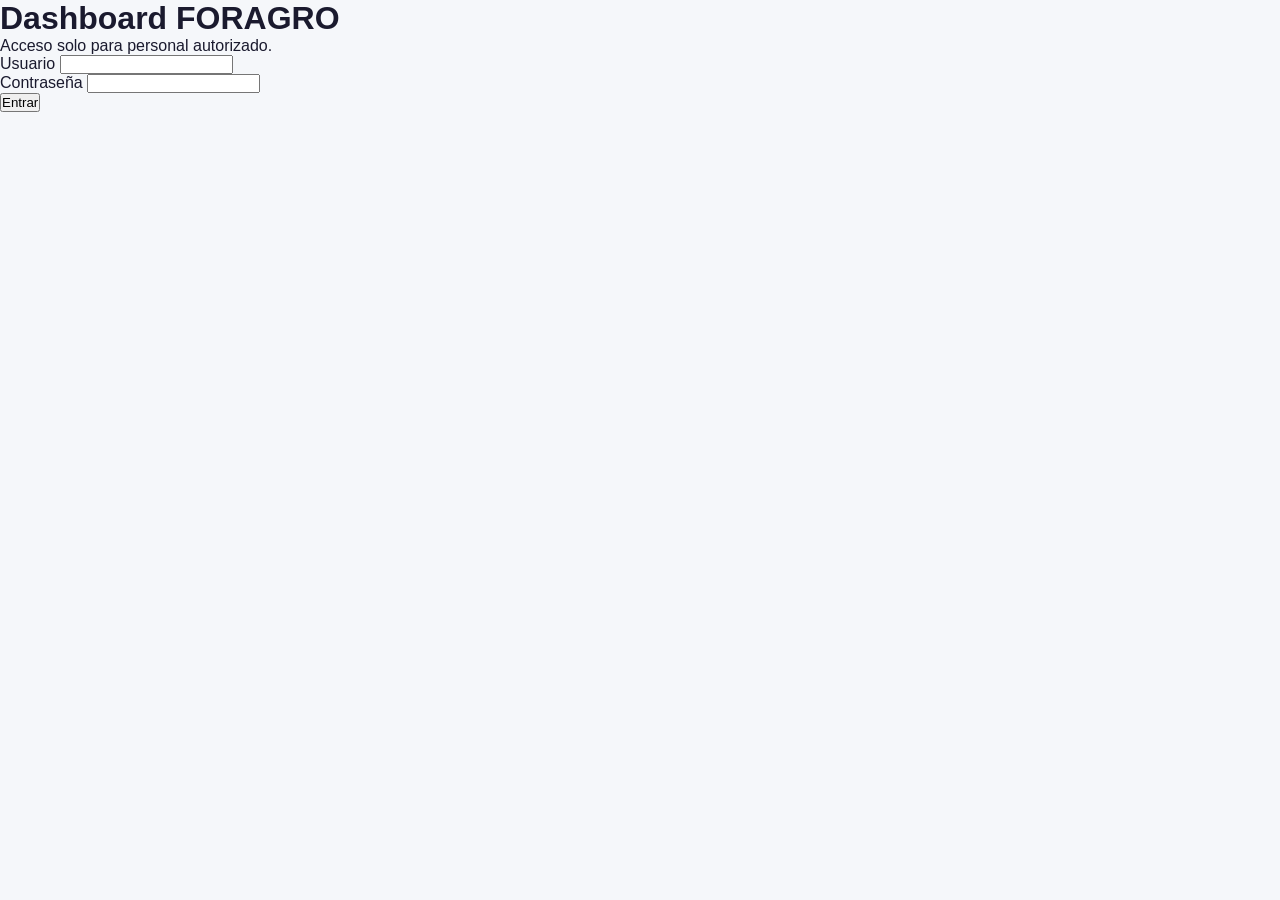
<file: dashboard/login.html>
<!DOCTYPE html>
<html lang="es">
<head>
<meta charset="UTF-8">
<meta name="viewport" content="width=device-width, initial-scale=1.0">
<title>Acceso — Dashboard FORAGRO</title>
<meta http-equiv="Content-Security-Policy"
      content="default-src 'self';
               script-src 'self';
               style-src 'self';
               connect-src 'self' http://localhost:8000;
               object-src 'none';
               base-uri 'none';
               frame-ancestors 'none';">
<link rel="stylesheet" href="../shared/css/base.css">
<link rel="stylesheet" href="css/dashboard.css">
</head>
<body>
  <div class="login-wrap">
    <form class="login-card" id="loginForm" novalidate>
      <h1>Dashboard FORAGRO</h1>
      <p>Acceso solo para personal autorizado.</p>
      <div class="login-error" id="loginError" role="alert"></div>
      <div class="login-field">
        <label for="username">Usuario</label>
        <input id="username" name="username" type="text" autocomplete="username" required>
      </div>
      <div class="login-field">
        <label for="password">Contraseña</label>
        <input id="password" name="password" type="password" autocomplete="current-password" required>
      </div>
      <button class="login-submit" id="loginSubmit" type="submit">Entrar</button>
    </form>
  </div>

  <script src="../shared/js/config.js"></script>
  <script src="../shared/js/utils.js"></script>
  <script src="js/login.js"></script>
</body>
</html>
</file>
<file: shared/css/base.css>
/* ==========================================================================
   FORAGRO — Design tokens & reset
   Shared by kiosk/ and dashboard/ so both apps stay visually consistent.
   ========================================================================== */

* {
  margin: 0;
  padding: 0;
  box-sizing: border-box;
}

:root {
  --primary: #0d4a35;
  --primary-light: #1a6b4e;
  --accent: #2ecc71;
  --accent-dark: #27ae60;
  --bg: #f5f7fa;
  --card: #ffffff;
  --text: #1a1a2e;
  --text-secondary: #6b7280;
  --border: #e5e7eb;
  --danger: #ef4444;
  --warning: #f59e0b;
  --success: #10b981;
  --shadow: 0 4px 6px -1px rgba(0, 0, 0, 0.1), 0 2px 4px -1px rgba(0, 0, 0, 0.06);
  --shadow-lg: 0 20px 25px -5px rgba(0, 0, 0, 0.1), 0 10px 10px -5px rgba(0, 0, 0, 0.04);
}

body {
  font-family: -apple-system, BlinkMacSystemFont, "Segoe UI", Roboto, sans-serif;
  background: var(--bg);
  color: var(--text);
  min-height: 100vh;
}

/* Toast — used by both apps for lightweight feedback */
.toast {
  position: fixed;
  bottom: 24px;
  right: 24px;
  background: var(--text);
  color: #fff;
  padding: 12px 20px;
  border-radius: 10px;
  font-size: 13px;
  font-weight: 500;
  box-shadow: var(--shadow-lg);
  transform: translateY(100px);
  opacity: 0;
  transition: all 0.3s ease;
  z-index: 100;
  max-width: 320px;
}
.toast.show {
  transform: translateY(0);
  opacity: 1;
}
.toast.error {
  background: var(--danger);
}

.hidden {
  display: none !important;
}

.visually-hidden {
  position: absolute;
  width: 1px;
  height: 1px;
  overflow: hidden;
  clip: rect(0 0 0 0);
  white-space: nowrap;
}

/* Visible keyboard focus everywhere (accessibility baseline) */
a:focus-visible,
button:focus-visible,
input:focus-visible,
[tabindex]:focus-visible {
  outline: 2px solid var(--accent);
  outline-offset: 2px;
}

@media (prefers-reduced-motion: reduce) {
  * {
    animation-duration: 0.01ms !important;
    animation-iteration-count: 1 !important;
    transition-duration: 0.01ms !important;
  }
}
</file>
<file: dashboard/css/dashboard.css>
/* ==========================================================================
   FORAGRO Dashboard & CRM Comercial — Estilos
   ========================================================================== */

.dashboard {
  max-width: 1200px;
  margin: 0 auto;
  padding: 24px;
}

.brand-title {
  font-size: 11px;
  font-weight: 800;
  letter-spacing: 1.5px;
  color: var(--primary);
  text-transform: uppercase;
  margin-bottom: 2px;
}

.dash-header {
  display: flex;
  align-items: center;
  justify-content: space-between;
  margin-bottom: 20px;
  flex-wrap: wrap;
  gap: 12px;
}
.dash-header h1 { font-size: 24px; font-weight: 700; color: var(--text); margin: 0; }
.dash-header .subtitle { font-size: 13px; color: var(--text-secondary); margin-top: 2px; }
.dash-actions { display: flex; gap: 8px; flex-wrap: wrap; }

.btn {
  background: var(--card);
  border: 1px solid var(--border);
  padding: 8px 14px;
  border-radius: 8px;
  font-size: 13px;
  font-weight: 500;
  cursor: pointer;
  display: inline-flex;
  align-items: center;
  gap: 6px;
  font-family: inherit;
  color: var(--text);
  text-decoration: none;
  transition: all 0.15s ease;
}
.btn:hover { background: var(--bg); transform: translateY(-1px); }
.btn-primary { background: var(--primary); border-color: var(--primary); color: #fff; }
.btn-primary:hover { background: var(--primary-light); color: #fff; }
.btn-danger-outline { color: var(--danger); border-color: rgba(239, 68, 68, 0.3); }
.btn-danger-outline:hover { background: #fee2e2; }
.btn-wa { background: #075e54; color: #fff; border-color: #075e54; }
.btn-wa:hover { background: #128c7e; color: #fff; }

/* Tabs de navegación */
.dash-tabs {
  display: flex;
  gap: 8px;
  border-bottom: 1px solid var(--border);
  margin-bottom: 20px;
  padding-bottom: 2px;
  overflow-x: auto;
}
.tab-btn {
  background: none;
  border: none;
  padding: 10px 16px;
  font-size: 13px;
  font-weight: 600;
  color: var(--text-secondary);
  cursor: pointer;
  border-bottom: 2px solid transparent;
  transition: all 0.2s;
  white-space: nowrap;
}
.tab-btn:hover { color: var(--text); }
.tab-btn.active { color: var(--primary); border-bottom-color: var(--primary); }

.tab-pane { display: none; }
.tab-pane.active { display: block; animation: fadeIn 0.25s ease-out; }
@keyframes fadeIn { from { opacity: 0; transform: translateY(4px); } to { opacity: 1; transform: translateY(0); } }

/* Tarjetas de Estadísticas */
.stats-grid {
  display: grid;
  grid-template-columns: repeat(auto-fit, minmax(200px, 1fr));
  gap: 16px;
  margin-bottom: 20px;
}
.stat-card {
  background: var(--card);
  border: 1px solid var(--border);
  border-radius: 12px;
  padding: 18px;
  box-shadow: var(--shadow);
}
.stat-value { font-size: 28px; font-weight: 700; color: var(--text); font-variant-numeric: tabular-nums; }
.stat-label { font-size: 13px; color: var(--text-secondary); margin-top: 4px; font-weight: 500; }
.stat-change { font-size: 12px; font-weight: 600; margin-top: 6px; }
.stat-change.up { color: var(--success); }
.stat-sub { font-size: 11px; color: var(--text-secondary); margin-top: 4px; }

.two-col-grid {
  display: grid;
  grid-template-columns: repeat(auto-fit, minmax(420px, 1fr));
  gap: 20px;
}

.panel {
  background: var(--card);
  border: 1px solid var(--border);
  border-radius: 12px;
  padding: 20px;
  margin-bottom: 20px;
  box-shadow: var(--shadow);
}
.panel-title {
  font-size: 15px;
  font-weight: 600;
  color: var(--text);
  margin-bottom: 16px;
  display: flex;
  align-items: center;
  gap: 8px;
}

/* Gráficos de barras */
.chart-bar { display: flex; align-items: center; gap: 12px; margin-bottom: 10px; }
.chart-label { width: 120px; font-size: 12px; color: var(--text-secondary); flex-shrink: 0; }
.chart-track { flex: 1; height: 18px; background: var(--bg); border-radius: 9px; overflow: hidden; }
.chart-fill { height: 100%; border-radius: 9px; transition: width 0.5s ease; }
.chart-value { width: 45px; text-align: right; font-size: 12px; font-weight: 600; color: var(--text); }

.chips-container { display: flex; flex-wrap: wrap; gap: 6px; }
.issue-chip {
  background: var(--bg);
  border: 1px solid var(--border);
  padding: 5px 10px;
  border-radius: 16px;
  font-size: 12px;
  font-weight: 500;
  color: var(--text);
}

/* Tablas */
.table-responsive { width: 100%; overflow-x: auto; }
.campaign-table, .crm-table { width: 100%; border-collapse: collapse; font-size: 13px; }
.campaign-table th, .crm-table th {
  text-align: left;
  padding: 10px 12px;
  color: var(--text-secondary);
  font-weight: 600;
  border-bottom: 1px solid var(--border);
  font-size: 11px;
  text-transform: uppercase;
  letter-spacing: 0.5px;
  background: var(--bg);
}
.campaign-table td, .crm-table td {
  padding: 11px 12px;
  border-bottom: 1px solid var(--border);
  color: var(--text);
}
.crm-table tr:hover td { background: rgba(0, 0, 0, 0.02); }

/* Toolbar de CRM */
.crm-toolbar {
  display: flex;
  justify-content: space-between;
  align-items: center;
  gap: 12px;
  margin-bottom: 16px;
  flex-wrap: wrap;
}
.search-wrap {
  display: flex;
  align-items: center;
  gap: 8px;
  background: var(--bg);
  border: 1px solid var(--border);
  border-radius: 8px;
  padding: 6px 12px;
  flex: 1;
  min-width: 250px;
}
.search-wrap input {
  border: none;
  background: transparent;
  font-size: 13px;
  outline: none;
  width: 100%;
  font-family: inherit;
  color: var(--text);
}
.filter-group { display: flex; gap: 8px; flex-wrap: wrap; }
.filter-group select {
  padding: 7px 10px;
  border: 1px solid var(--border);
  border-radius: 8px;
  background: var(--card);
  color: var(--text);
  font-size: 12px;
  font-family: inherit;
  outline: none;
}

/* Badges de Estado CRM */
.status-badge {
  display: inline-block;
  padding: 3px 8px;
  border-radius: 6px;
  font-size: 11px;
  font-weight: 600;
}
.status-nuevo { background: #dbeafe; color: #1e40af; }
.status-contactado { background: #fef3c7; color: #92400e; }
.status-visita { background: #ede9fe; color: #5b21b6; }
.status-cerrada { background: #d1fae5; color: #065f46; }
.status-no-interesado { background: #fee2e2; color: #991b1b; }

.tag { display: inline-block; padding: 2px 8px; border-radius: 6px; font-size: 11px; font-weight: 600; }
.tag-radio { background: #dbeafe; color: #1e40af; }
.tag-tv { background: #fee2e2; color: #991b1b; }
.tag-social { background: #d1fae5; color: #065f46; }
.tag-friend { background: #fef3c7; color: #92400e; }
.tag-store { background: #e0e7ff; color: #3730a3; }
.tag-other { background: #f3f4f6; color: #374151; }

/* Modal / Drawer */
.modal-backdrop {
  position: fixed;
  top: 0; left: 0; width: 100%; height: 100%;
  background: rgba(0, 0, 0, 0.6);
  display: flex;
  align-items: center;
  justify-content: center;
  z-index: 999;
  padding: 16px;
  backdrop-filter: blur(3px);
}
.modal-dialog {
  background: var(--card);
  border-radius: 14px;
  width: 100%;
  max-width: 650px;
  max-height: 90vh;
  overflow-y: auto;
  box-shadow: var(--shadow-lg);
  display: flex;
  flex-direction: column;
}
.modal-header {
  padding: 16px 20px;
  border-bottom: 1px solid var(--border);
  display: flex;
  justify-content: space-between;
  align-items: center;
}
.modal-header h2 { font-size: 18px; margin: 0; color: var(--text); }
.modal-sub { font-size: 12px; color: var(--text-secondary); margin-top: 2px; }
.btn-close-modal { background: none; border: none; font-size: 24px; cursor: pointer; color: var(--text-secondary); }
.modal-body { padding: 20px; }

.lead-detail-grid {
  display: grid;
  grid-template-columns: repeat(auto-fit, minmax(220px, 1fr));
  gap: 10px;
  background: var(--bg);
  padding: 12px;
  border-radius: 10px;
  border: 1px solid var(--border);
  margin-bottom: 16px;
}
.detail-item { display: flex; flex-direction: column; gap: 2px; }
.detail-label { font-size: 11px; color: var(--text-secondary); text-transform: uppercase; font-weight: 600; }
.detail-val { font-size: 13px; font-weight: 500; color: var(--text); }

.rec-summary-box {
  background: rgba(46, 204, 113, 0.08);
  border: 1px solid rgba(46, 204, 113, 0.25);
  border-radius: 10px;
  padding: 12px;
  margin-bottom: 16px;
}
.box-subtitle { font-size: 12px; font-weight: 700; color: var(--text); }

.crm-followup-box {
  background: var(--card);
  border: 1px solid var(--border);
  border-radius: 10px;
  padding: 14px;
}
.form-row { display: flex; gap: 12px; flex-wrap: wrap; }
.form-col { flex: 1; min-width: 200px; display: flex; flex-direction: column; gap: 4px; }
.crm-followup-box label { font-size: 12px; font-weight: 600; color: var(--text); }
.crm-followup-box select, .crm-followup-box input, .crm-followup-box textarea {
  width: 100%;
  padding: 8px 10px;
  border: 1px solid var(--border);
  border-radius: 6px;
  font-family: inherit;
  font-size: 13px;
  outline: none;
  background: var(--bg);
  color: var(--text);
}
.crm-followup-box textarea { resize: vertical; }

.transcript-box {
  background: var(--bg);
  border: 1px solid var(--border);
  border-radius: 8px;
  padding: 10px;
  max-height: 180px;
  overflow-y: auto;
  display: flex;
  flex-direction: column;
  gap: 8px;
}
.transcript-bubble {
  padding: 6px 10px;
  border-radius: 8px;
  font-size: 12px;
  line-height: 1.4;
  max-width: 90%;
}
.transcript-bubble.user { align-self: flex-end; background: var(--primary); color: #fff; }
.transcript-bubble.assistant { align-self: flex-start; background: var(--card); border: 1px solid var(--border); color: var(--text); }

/* Config */
.config-panel { background: var(--card); border: 1px solid var(--border); border-radius: 12px; padding: 20px; }
.config-row { display: flex; align-items: center; justify-content: space-between; padding: 12px 0; border-bottom: 1px solid var(--border); gap: 12px; }
.config-row:last-child { border-bottom: none; }
.config-label { font-size: 14px; font-weight: 600; color: var(--text); }
.config-desc { font-size: 12px; color: var(--text-secondary); margin-top: 2px; }
.config-value { font-size: 13px; font-weight: 600; font-family: monospace; }
</file>
